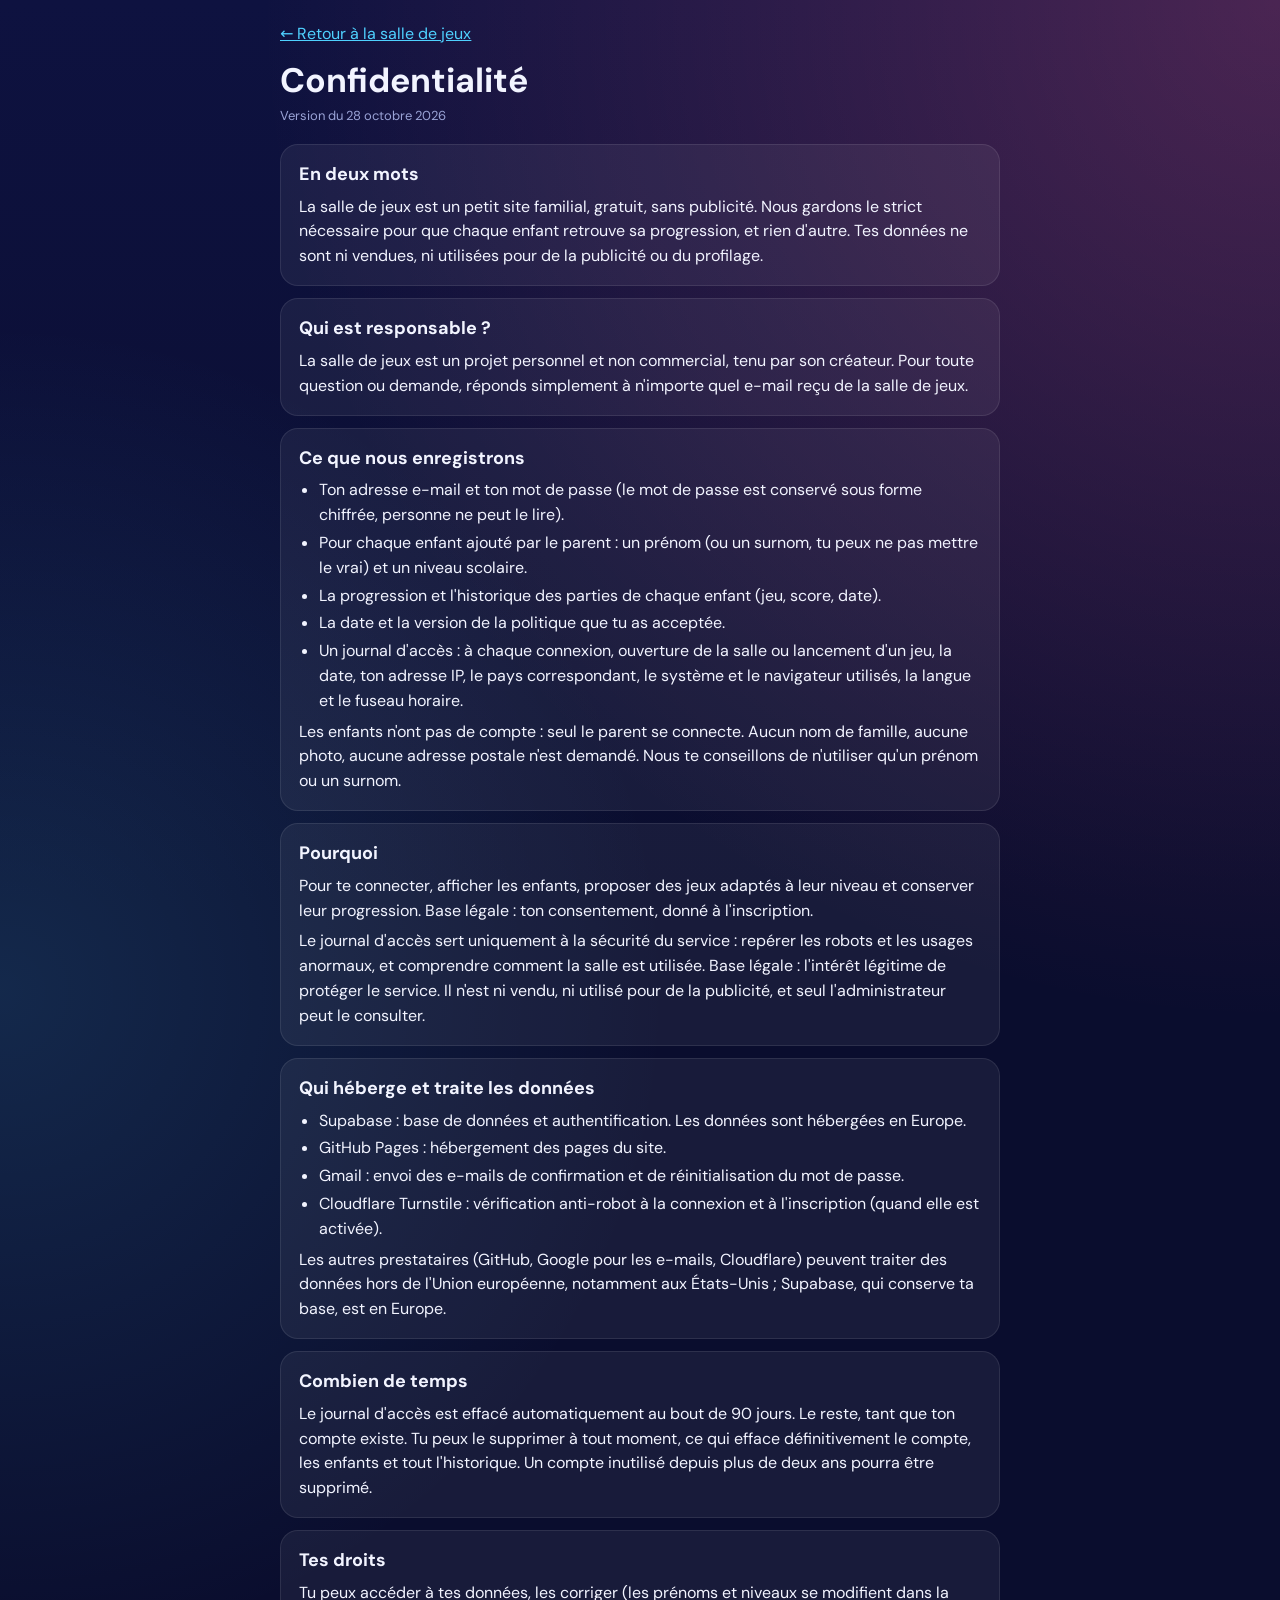
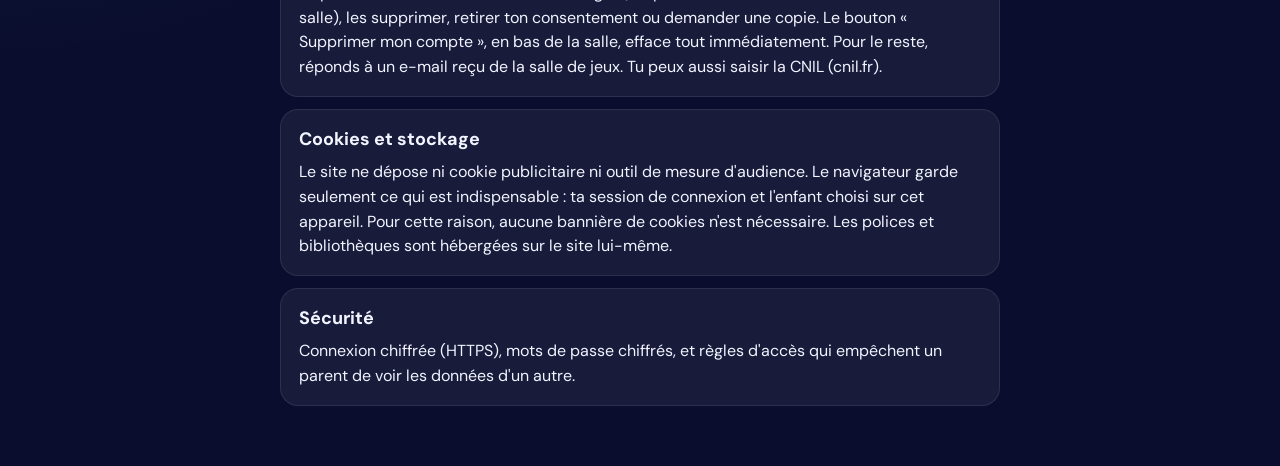
<file: confidentialite.html>
<!DOCTYPE html>
<html lang="fr">
<head>
<meta charset="utf-8">
<meta name="viewport" content="width=device-width, initial-scale=1, viewport-fit=cover">
<meta name="theme-color" content="#0A0D2E">
<meta name="color-scheme" content="dark">
<meta name="robots" content="noindex,nofollow">
<title>Confidentialité – Salle de jeux</title>
<style>
@font-face{font-family:'DM Sans';font-weight:400;font-display:swap;src:url(fonts/dm-sans-latin-400-normal.woff2) format('woff2')}
@font-face{font-family:'DM Sans';font-weight:700;font-display:swap;src:url(fonts/dm-sans-latin-700-normal.woff2) format('woff2')}
:root{--tx:#F2F4FF;--mut:#9AA3D6;--cy:#4FD1FF;--line:rgba(255,255,255,.09);color-scheme:dark}
*{box-sizing:border-box}
html{background:#0A0D2E}
body{margin:0;color:var(--tx);font:400 16px/1.55 'DM Sans',system-ui,sans-serif;
  background:radial-gradient(circle at 100% 0%,rgba(255,94,138,.25),transparent 42%),radial-gradient(circle at 0% 48%,rgba(79,209,255,.14),transparent 40%),linear-gradient(180deg,#0E1240,#0A0D2E) fixed;
  padding:calc(18px + env(safe-area-inset-top,0px)) max(16px,env(safe-area-inset-right,0px)) 48px max(16px,env(safe-area-inset-left,0px))}
main{max-width:720px;margin:0 auto}
a{color:var(--cy)}
h1{font-size:clamp(26px,5vw,34px);line-height:1.2;margin:14px 0 4px}
h2{font-size:18px;margin:0 0 6px}
.maj{color:var(--mut);font-size:13px;margin:0 0 18px}
section{background:rgba(255,255,255,.06);border:1px solid var(--line);border-radius:18px;padding:16px 18px;margin:0 0 12px}
section p,section ul{margin:6px 0 0}
ul{padding-left:20px}
li{margin:3px 0}
.retour{display:inline-block;margin-top:4px}
</style>
</head>
<body>
<main>
<a class="retour" href="./">← Retour à la salle de jeux</a>
<h1>Confidentialité</h1>
<p class="maj">Version du 28 octobre 2026</p>

<section><h2>En deux mots</h2>
<p>La salle de jeux est un petit site familial, gratuit, sans publicité. Nous gardons le strict nécessaire pour que chaque enfant retrouve sa progression, et rien d'autre. Tes données ne sont ni vendues, ni utilisées pour de la publicité ou du profilage.</p></section>

<section><h2>Qui est responsable ?</h2>
<p>La salle de jeux est un projet personnel et non commercial, tenu par son créateur. Pour toute question ou demande, réponds simplement à n'importe quel e-mail reçu de la salle de jeux.</p></section>

<section><h2>Ce que nous enregistrons</h2>
<ul>
<li>Ton adresse e-mail et ton mot de passe (le mot de passe est conservé sous forme chiffrée, personne ne peut le lire).</li>
<li>Pour chaque enfant ajouté par le parent : un prénom (ou un surnom, tu peux ne pas mettre le vrai) et un niveau scolaire.</li>
<li>La progression et l'historique des parties de chaque enfant (jeu, score, date).</li>
<li>La date et la version de la politique que tu as acceptée.</li>
<li>Un journal d'accès : à chaque connexion, ouverture de la salle ou lancement d'un jeu, la date, ton adresse IP, le pays correspondant, le système et le navigateur utilisés, la langue et le fuseau horaire.</li>
</ul>
<p>Les enfants n'ont pas de compte : seul le parent se connecte. Aucun nom de famille, aucune photo, aucune adresse postale n'est demandé. Nous te conseillons de n'utiliser qu'un prénom ou un surnom.</p></section>

<section><h2>Pourquoi</h2>
<p>Pour te connecter, afficher les enfants, proposer des jeux adaptés à leur niveau et conserver leur progression. Base légale : ton consentement, donné à l'inscription.</p>
<p>Le journal d'accès sert uniquement à la sécurité du service : repérer les robots et les usages anormaux, et comprendre comment la salle est utilisée. Base légale : l'intérêt légitime de protéger le service. Il n'est ni vendu, ni utilisé pour de la publicité, et seul l'administrateur peut le consulter.</p></section>

<section><h2>Qui héberge et traite les données</h2>
<ul>
<li>Supabase : base de données et authentification. Les données sont hébergées en Europe.</li>
<li>GitHub Pages : hébergement des pages du site.</li>
<li>Gmail : envoi des e-mails de confirmation et de réinitialisation du mot de passe.</li>
<li>Cloudflare Turnstile : vérification anti-robot à la connexion et à l'inscription (quand elle est activée).</li>
</ul>
<p>Les autres prestataires (GitHub, Google pour les e-mails, Cloudflare) peuvent traiter des données hors de l'Union européenne, notamment aux États-Unis ; Supabase, qui conserve ta base, est en Europe.</p></section>

<section><h2>Combien de temps</h2>
<p>Le journal d'accès est effacé automatiquement au bout de 90 jours. Le reste, tant que ton compte existe. Tu peux le supprimer à tout moment, ce qui efface définitivement le compte, les enfants et tout l'historique. Un compte inutilisé depuis plus de deux ans pourra être supprimé.</p></section>

<section><h2>Tes droits</h2>
<p>Tu peux accéder à tes données, les corriger (les prénoms et niveaux se modifient dans la salle), les supprimer, retirer ton consentement ou demander une copie. Le bouton « Supprimer mon compte », en bas de la salle, efface tout immédiatement. Pour le reste, réponds à un e-mail reçu de la salle de jeux. Tu peux aussi saisir la CNIL (cnil.fr).</p></section>

<section><h2>Cookies et stockage</h2>
<p>Le site ne dépose ni cookie publicitaire ni outil de mesure d'audience. Le navigateur garde seulement ce qui est indispensable : ta session de connexion et l'enfant choisi sur cet appareil. Pour cette raison, aucune bannière de cookies n'est nécessaire. Les polices et bibliothèques sont hébergées sur le site lui-même.</p></section>

<section><h2>Sécurité</h2>
<p>Connexion chiffrée (HTTPS), mots de passe chiffrés, et règles d'accès qui empêchent un parent de voir les données d'un autre.</p></section>
</main>
</body>
</html>
</file>
